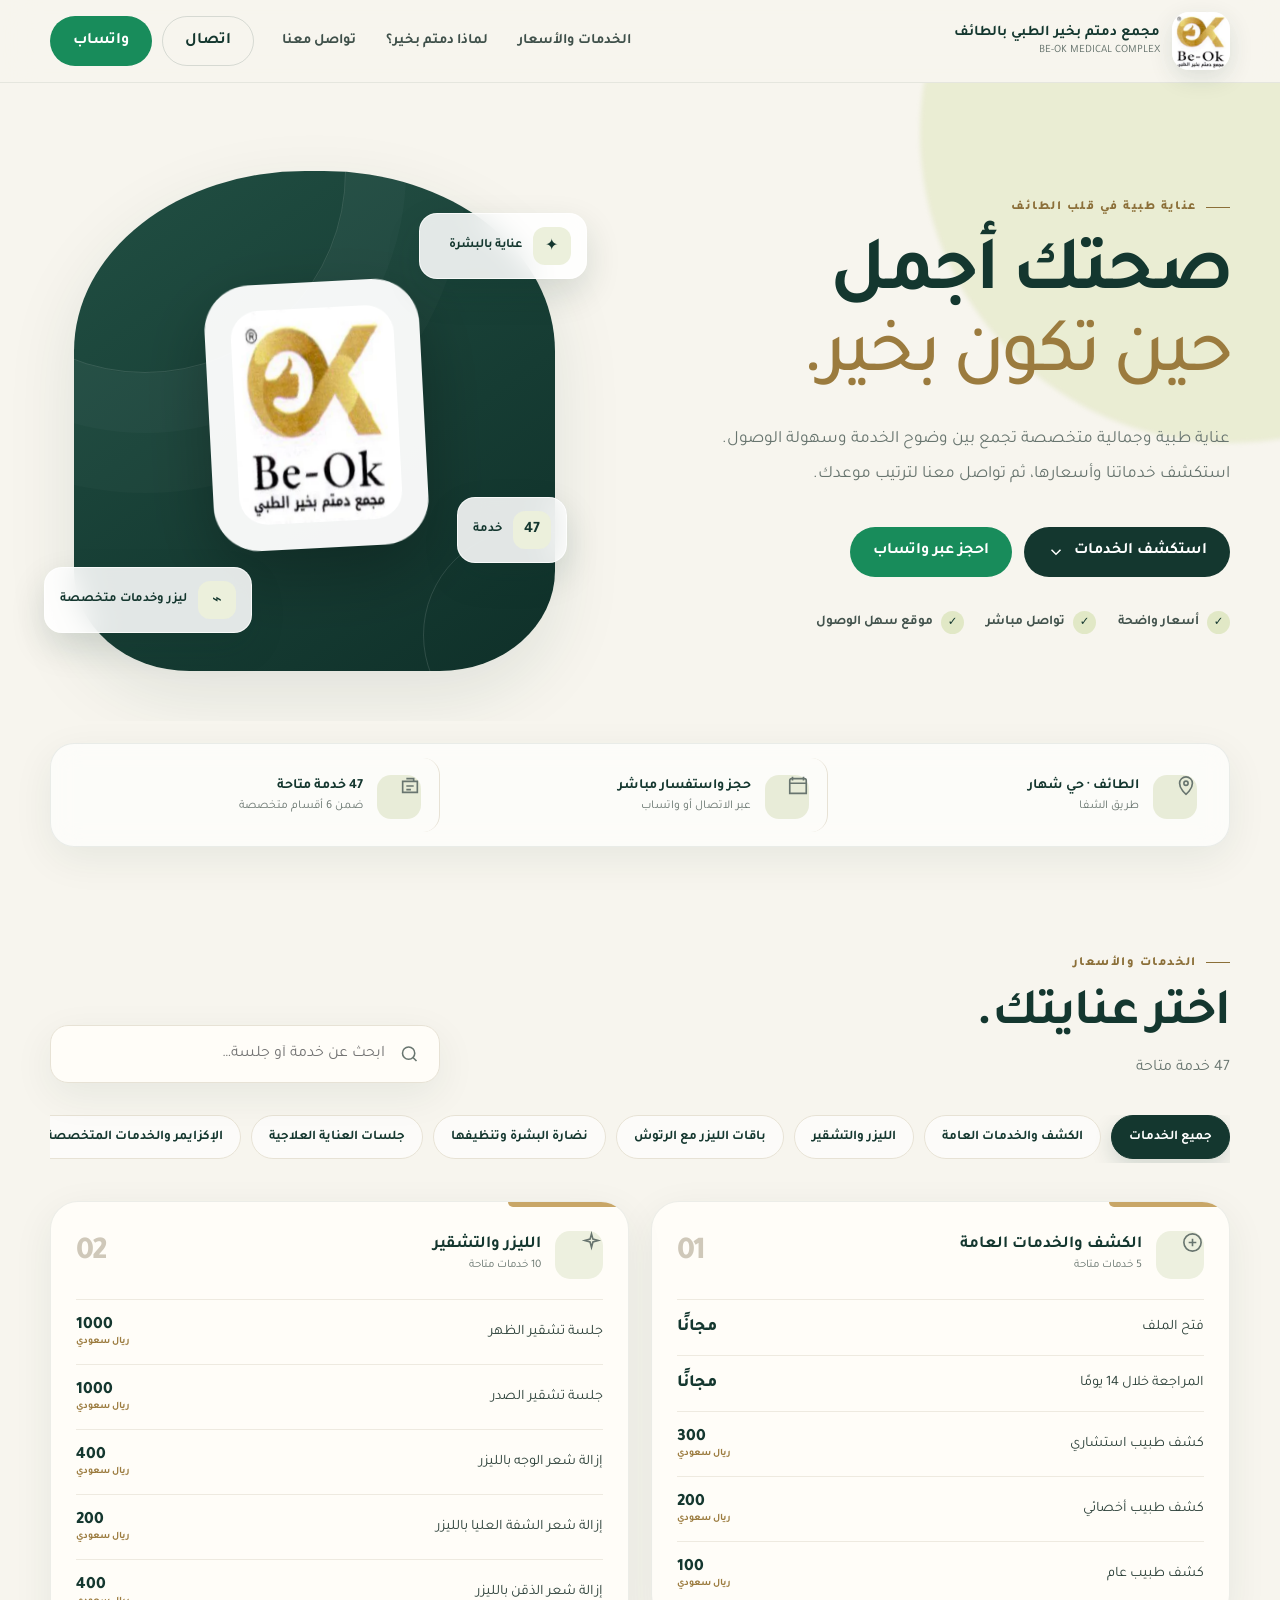
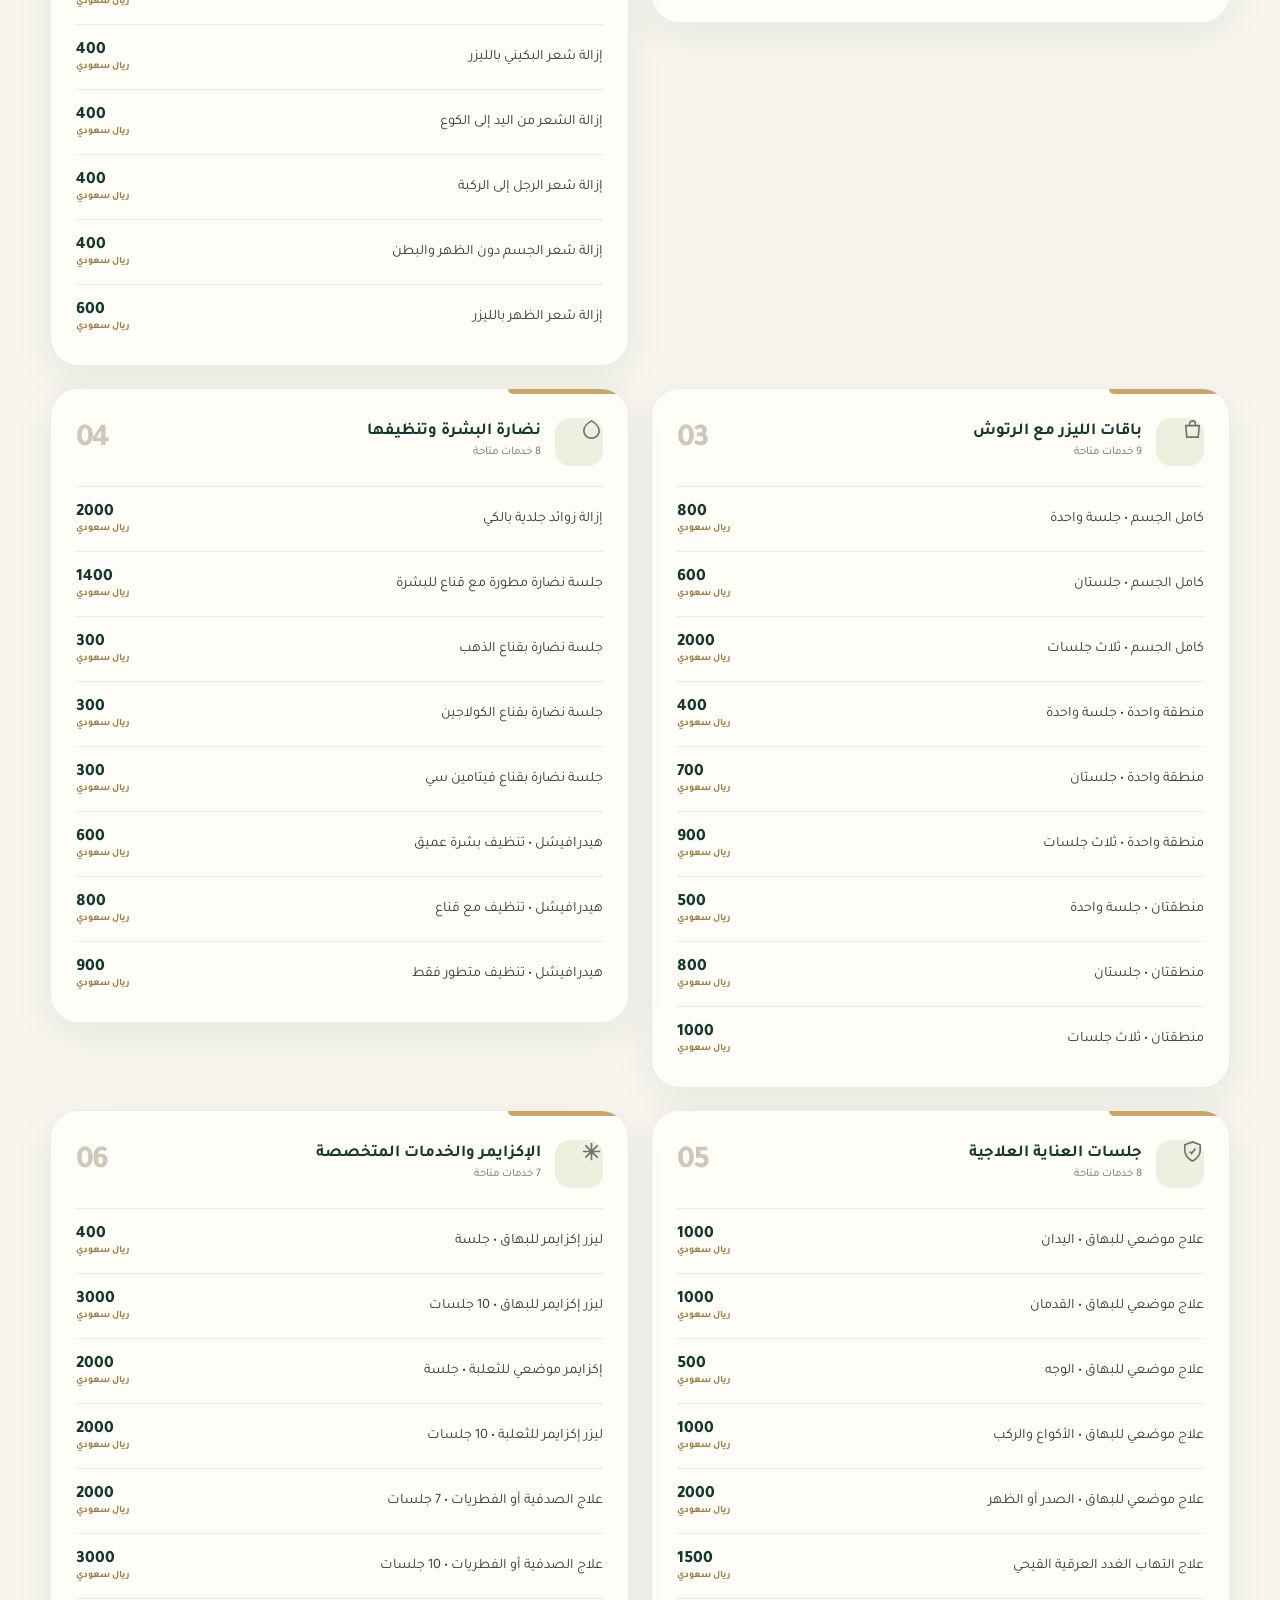
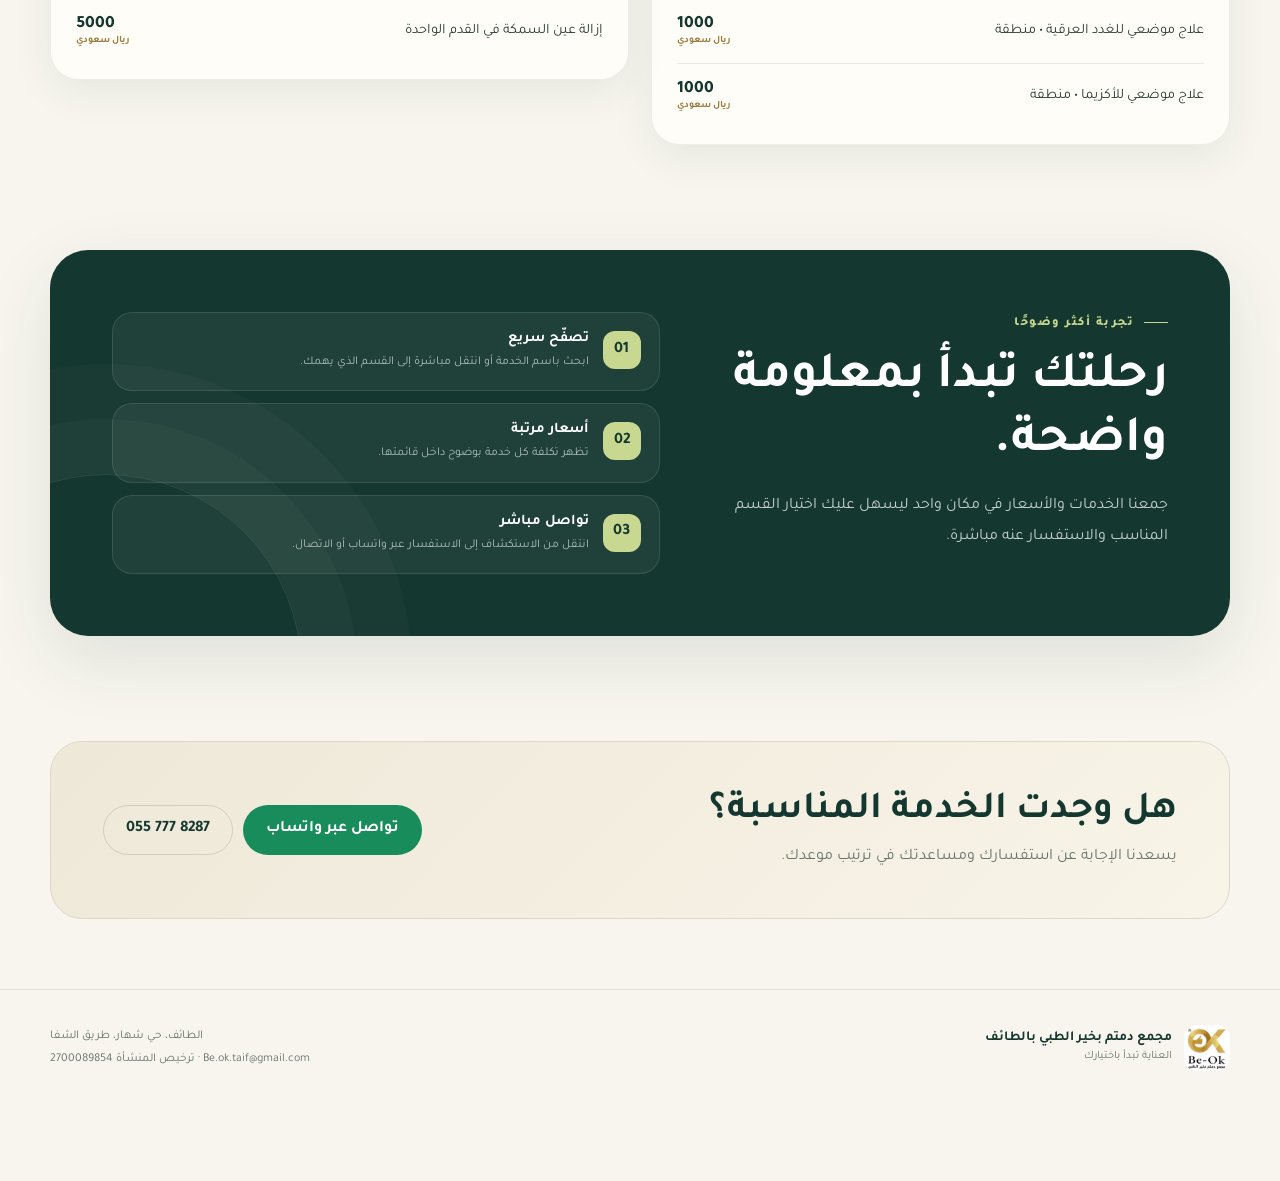
<file: index.html>
<!doctype html>
<html lang="ar" dir="rtl">
<head>
  <meta charset="utf-8">
  <meta name="viewport" content="width=device-width,initial-scale=1">
  <title>مجمع دمتم بخير الطبي بالطائف | Be-Ok</title>
  <meta name="description" content="تعرف على خدمات وأسعار مجمع دمتم بخير الطبي بالطائف: الكشف، الليزر، العناية بالبشرة والخدمات العلاجية المتخصصة.">
  <meta name="theme-color" content="#14372f">
  <link rel="icon" type="image/png" href="favicon.png">
  <link rel="apple-touch-icon" href="apple-touch-icon.png">
  <link rel="preconnect" href="https://fonts.googleapis.com">
  <link rel="preconnect" href="https://fonts.gstatic.com" crossorigin>
  <link rel="preload" as="image" href="logo.webp" type="image/webp">
  <link rel="stylesheet" href="styles.css">
  <meta property="og:type" content="website"><meta property="og:locale" content="ar_SA">
  <meta property="og:title" content="مجمع دمتم بخير الطبي بالطائف | Be-Ok">
  <meta property="og:description" content="خدمات طبية وعناية متخصصة في الطائف، مع قائمة أسعار واضحة وسهلة التصفح.">
  <meta property="og:image" content="og-image.jpg"><meta property="og:image:width" content="1200"><meta property="og:image:height" content="630">
  <meta name="twitter:card" content="summary_large_image">
  <script type="application/ld+json">{"@context":"https://schema.org","@type":"MedicalClinic","name":"مجمع دمتم بخير الطبي بالطائف","alternateName":"Be-Ok","image":"og-image.jpg","telephone":"+966557778287","email":"Be.ok.taif@gmail.com","address":{"@type":"PostalAddress","streetAddress":"حي شهار، طريق الشفا","addressLocality":"الطائف","addressCountry":"SA"}}</script>
</head>
<body>
  <header class="site-header">
    <div class="container nav-wrap">
      <a class="brand" href="#top" aria-label="العودة إلى بداية الصفحة"><img src="logo.webp" width="58" height="58" alt="شعار مجمع دمتم بخير الطبي بالطائف"><span class="brand-text"><strong>مجمع دمتم بخير الطبي بالطائف</strong><span>BE-OK MEDICAL COMPLEX</span></span></a>
      <nav class="main-nav" aria-label="التنقل الرئيسي"><a href="#services">الخدمات والأسعار</a><a href="#why-us">لماذا دمتم بخير؟</a><a href="#contact">تواصل معنا</a></nav>
      <div class="header-actions"><a class="btn btn-outline" href="tel:+966557778287">اتصال</a><a class="btn btn-whatsapp" href="https://wa.me/966557778287?text=%D8%A7%D9%84%D8%B3%D9%84%D8%A7%D9%85%20%D8%B9%D9%84%D9%8A%D9%83%D9%85%D8%8C%20%D8%A3%D8%B1%D8%BA%D8%A8%20%D8%A8%D8%A7%D9%84%D8%A7%D8%B3%D8%AA%D9%81%D8%B3%D8%A7%D8%B1%20%D8%B9%D9%86%20%D8%A7%D9%84%D8%AE%D8%AF%D9%85%D8%A7%D8%AA" rel="noopener">واتساب</a></div>
    </div>
  </header>

  <main id="top">
    <section class="hero">
      <div class="container hero-grid">
        <div class="hero-copy">
          <span class="eyebrow">عناية طبية في قلب الطائف</span>
          <h1>صحتك أجمل<br><span>حين تكون بخير.</span></h1>
          <p class="lead">عناية طبية وجمالية متخصصة تجمع بين وضوح الخدمة وسهولة الوصول. استكشف خدماتنا وأسعارها، ثم تواصل معنا لترتيب موعدك.</p>
          <div class="hero-actions"><a class="btn" href="#services">استكشف الخدمات <svg viewBox="0 0 24 24" fill="none" stroke="currentColor" stroke-width="2" aria-hidden="true"><path d="m6 9 6 6 6-6"/></svg></a><a class="btn btn-whatsapp" href="https://wa.me/966557778287?text=%D8%A7%D9%84%D8%B3%D9%84%D8%A7%D9%85%20%D8%B9%D9%84%D9%8A%D9%83%D9%85%D8%8C%20%D8%A3%D8%B1%D8%BA%D8%A8%20%D8%A8%D8%AD%D8%AC%D8%B2%20%D9%85%D9%88%D8%B9%D8%AF" rel="noopener">احجز عبر واتساب</a></div>
          <div class="trust-row" aria-label="مميزات التواصل"><span><i>✓</i> أسعار واضحة</span><span><i>✓</i> تواصل مباشر</span><span><i>✓</i> موقع سهل الوصول</span></div>
        </div>
        <div class="hero-art" aria-label="مجمع دمتم بخير الطبي بالطائف"><div class="art-blob"></div><div class="art-logo"><img src="logo.webp" width="215" height="214" alt="Be-Ok"></div><div class="floating-card fc-1"><b>✦</b><span>عناية بالبشرة</span></div><div class="floating-card fc-2"><b>⌁</b><span>ليزر وخدمات متخصصة</span></div><div class="floating-card fc-3"><b>47</b><span>خدمة</span></div></div>
      </div>
    </section>

    <section class="quick-strip" aria-label="معلومات سريعة">
      <div class="container quick-grid">
        <div class="quick-item"><span class="quick-icon"><svg viewBox="0 0 24 24" fill="none" stroke="currentColor" stroke-width="1.8"><path d="M12 21s7-5.2 7-12A7 7 0 0 0 5 9c0 6.8 7 12 7 12Z"/><circle cx="12" cy="9" r="2.3"/></svg></span><div><strong>الطائف · حي شهار</strong><span>طريق الشفا</span></div></div>
        <div class="quick-item"><span class="quick-icon"><svg viewBox="0 0 24 24" fill="none" stroke="currentColor" stroke-width="1.8"><path d="M6 2v4M18 2v4M3 9h18M5 4h14a2 2 0 0 1 2 2v14H3V6a2 2 0 0 1 2-2Z"/></svg></span><div><strong>حجز واستفسار مباشر</strong><span>عبر الاتصال أو واتساب</span></div></div>
        <div class="quick-item"><span class="quick-icon"><svg viewBox="0 0 24 24" fill="none" stroke="currentColor" stroke-width="1.8"><path d="M4 7h16v12H4zM8 4h8v3M8 12h8M8 16h5"/></svg></span><div><strong>47 خدمة متاحة</strong><span>ضمن 6 أقسام متخصصة</span></div></div>
      </div>
    </section>

    <section class="services" id="services">
      <div class="container">
        <div class="section-heading"><div><span class="eyebrow">الخدمات والأسعار</span><h2>اختر عنايتك.</h2><p id="count">47 خدمة متاحة</p></div><label class="search-box"><svg viewBox="0 0 24 24" fill="none" stroke="currentColor" stroke-width="1.8" aria-hidden="true"><circle cx="11" cy="11" r="7"/><path d="m20 20-4-4"/></svg><input id="search" type="search" placeholder="ابحث عن خدمة أو جلسة…" autocomplete="off" aria-label="البحث في الخدمات"></label></div>
        <div class="filters" id="filters" role="group" aria-label="تصفية الخدمات"></div>
        <noscript><p>يرجى تفعيل JavaScript لاستخدام البحث والتصفية.</p></noscript>
        <div class="services-grid" id="grid" aria-live="polite"></div>
      </div>
    </section>

    <section class="experience" id="why-us">
      <div class="container experience-box">
        <div class="experience-copy"><span class="eyebrow">تجربة أكثر وضوحًا</span><h2>رحلتك تبدأ بمعلومة واضحة.</h2><p>جمعنا الخدمات والأسعار في مكان واحد ليسهل عليك اختيار القسم المناسب والاستفسار عنه مباشرة.</p></div>
        <div class="feature-list"><div class="feature"><b>01</b><div><strong>تصفّح سريع</strong><span>ابحث باسم الخدمة أو انتقل مباشرة إلى القسم الذي يهمك.</span></div></div><div class="feature"><b>02</b><div><strong>أسعار مرتبة</strong><span>تظهر تكلفة كل خدمة بوضوح داخل قائمتها.</span></div></div><div class="feature"><b>03</b><div><strong>تواصل مباشر</strong><span>انتقل من الاستكشاف إلى الاستفسار عبر واتساب أو الاتصال.</span></div></div></div>
      </div>
    </section>

    <section class="contact-section" id="contact"><div class="container contact-card"><div><h2>هل وجدت الخدمة المناسبة؟</h2><p>يسعدنا الإجابة عن استفسارك ومساعدتك في ترتيب موعدك.</p></div><div class="contact-actions"><a class="btn btn-whatsapp" href="https://wa.me/966557778287?text=%D8%A7%D9%84%D8%B3%D9%84%D8%A7%D9%85%20%D8%B9%D9%84%D9%8A%D9%83%D9%85%D8%8C%20%D8%A3%D8%B1%D8%BA%D8%A8%20%D8%A8%D8%A7%D9%84%D8%A7%D8%B3%D8%AA%D9%81%D8%B3%D8%A7%D8%B1%20%D8%B9%D9%86%20%D8%A5%D8%AD%D8%AF%D9%89%20%D8%A7%D9%84%D8%AE%D8%AF%D9%85%D8%A7%D8%AA" rel="noopener">تواصل عبر واتساب</a><a class="btn btn-outline" href="tel:+966557778287"><bdi class="ltr-number">055 777 8287</bdi></a></div></div></section>
  </main>

  <footer><div class="container footer-grid"><div class="footer-brand"><img src="logo.webp" width="46" height="46" alt=""><div><strong>مجمع دمتم بخير الطبي بالطائف</strong><span>العناية تبدأ باختيارك</span></div></div><div class="footer-meta">الطائف، حي شهار، طريق الشفا<br><a href="mailto:Be.ok.taif@gmail.com">Be.ok.taif@gmail.com</a> · ترخيص المنشأة <bdi class="ltr-number">2700089854</bdi></div></div></footer>
  <div class="mobile-bar" aria-label="تواصل سريع"><a class="btn btn-whatsapp" href="https://wa.me/966557778287?text=%D8%A7%D9%84%D8%B3%D9%84%D8%A7%D9%85%20%D8%B9%D9%84%D9%8A%D9%83%D9%85%D8%8C%20%D8%A3%D8%B1%D8%BA%D8%A8%20%D8%A8%D8%A7%D9%84%D8%A7%D8%B3%D8%AA%D9%81%D8%B3%D8%A7%D8%B1" rel="noopener">واتساب</a><a class="btn" href="tel:+966557778287">اتصل بنا</a></div>
  <script src="app.js" defer></script>
</body>
</html>
</file>
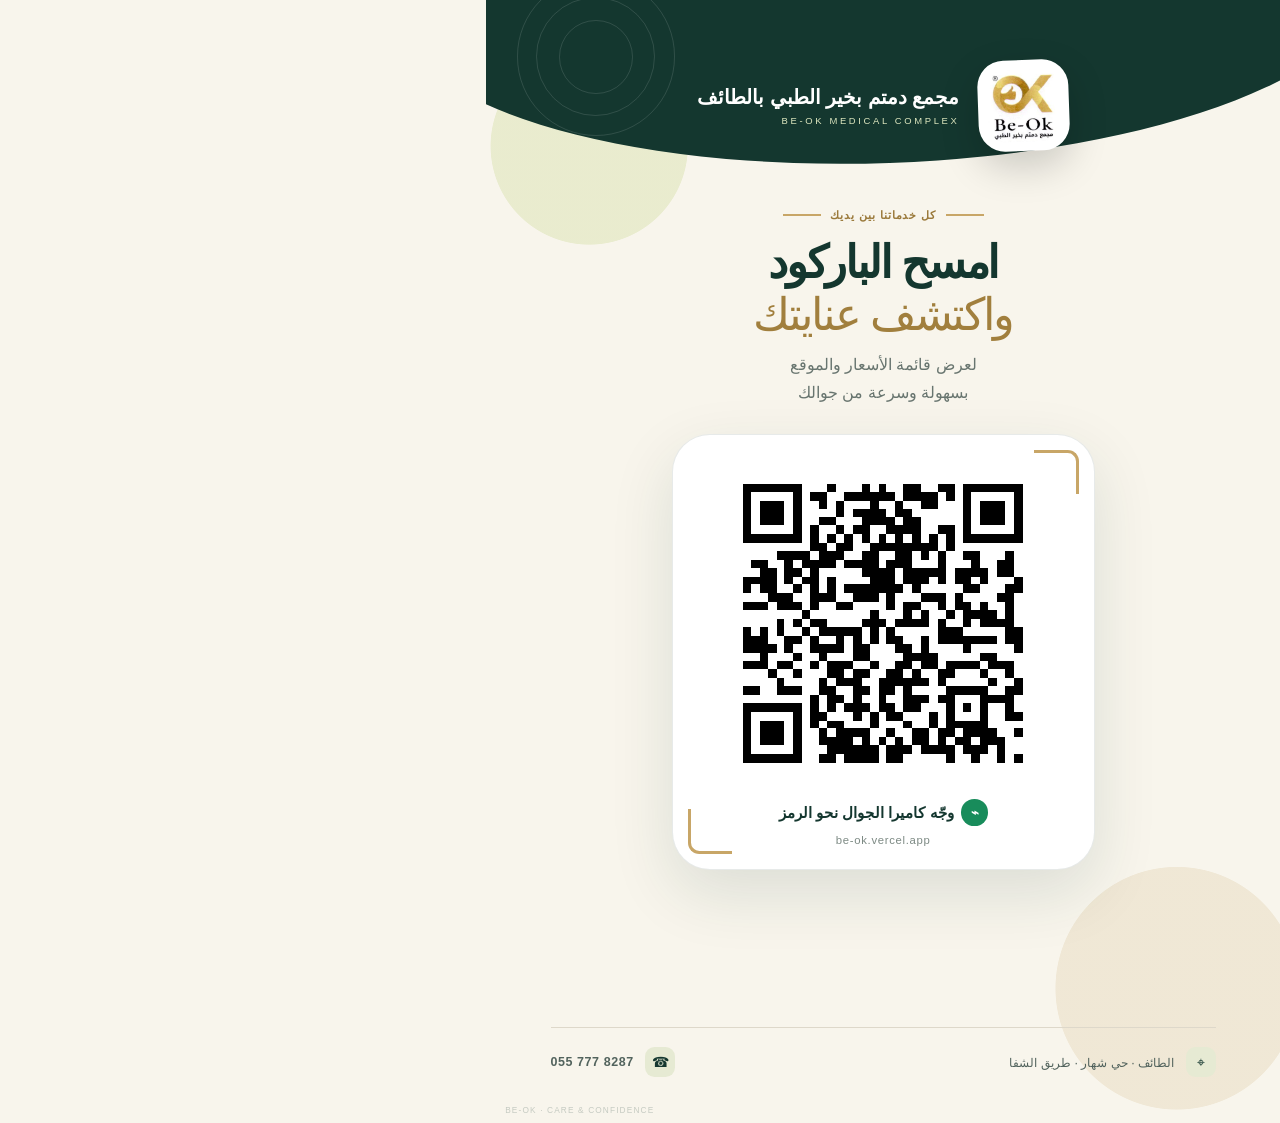
<file: poster/qr-poster.html>
<!doctype html>
<html lang="ar" dir="rtl">
<head>
  <meta charset="utf-8">
  <meta name="viewport" content="width=device-width,initial-scale=1">
  <title>لوحة قائمة الأسعار - مجمع دمتم بخير الطبي بالطائف</title>
  <style>
    @page { size: A4 portrait; margin: 0; }
    * { box-sizing: border-box; }
    html, body { width: 210mm; height: 297mm; margin: 0; }
    body {
      overflow: hidden;
      color: #14372f;
      background: #f8f5ec;
      font-family: Tahoma, "Segoe UI", Arial, sans-serif;
      -webkit-print-color-adjust: exact;
      print-color-adjust: exact;
    }
    .page {
      position: relative;
      width: 210mm;
      height: 297mm;
      padding: 16mm 17mm 13mm;
      overflow: hidden;
      background:
        radial-gradient(circle at 13% 13%, rgba(202,216,144,.32) 0 26mm, transparent 26.2mm),
        radial-gradient(circle at 87% 88%, rgba(200,166,103,.17) 0 32mm, transparent 32.2mm),
        #f8f5ec;
    }
    .top-shape {
      position: absolute;
      top: -48mm;
      left: -25mm;
      width: 260mm;
      height: 91mm;
      border-radius: 0 0 50% 50%;
      background: #14372f;
      transform: rotate(-2deg);
    }
    .ring, .ring::before, .ring::after {
      position: absolute;
      border: .35mm solid rgba(255,255,255,.12);
      border-radius: 50%;
      content: "";
    }
    .ring { top: -6mm; left: 8mm; width: 42mm; height: 42mm; }
    .ring::before { inset: 5mm; }
    .ring::after { inset: 11mm; }
    .brand {
      position: relative;
      z-index: 2;
      display: flex;
      align-items: center;
      justify-content: center;
      gap: 5mm;
      color: #fff;
    }
    .logo-wrap {
      width: 24mm;
      height: 24mm;
      padding: 2.4mm;
      border-radius: 7mm;
      background: #fff;
      box-shadow: 0 4mm 10mm rgba(0,0,0,.18);
      transform: rotate(-2deg);
    }
    .logo-wrap img { display: block; width: 100%; height: 100%; object-fit: cover; border-radius: 5mm; }
    .brand-copy { text-align: right; }
    .brand-copy strong { display: block; font-size: 5.3mm; line-height: 1.25; }
    .brand-copy span { display: block; margin-top: 1.4mm; color: #dfe8c0; font-size: 2.5mm; letter-spacing: .7mm; direction: ltr; }
    .content {
      position: relative;
      z-index: 2;
      display: flex;
      flex-direction: column;
      align-items: center;
      margin-top: 15mm;
      text-align: center;
    }
    .eyebrow {
      display: inline-flex;
      align-items: center;
      gap: 2.5mm;
      color: #9a793a;
      font-size: 3mm;
      font-weight: 700;
      letter-spacing: .25mm;
    }
    .eyebrow::before, .eyebrow::after { content: ""; width: 10mm; height: .35mm; background: #c8a667; }
    h1 {
      margin: 4mm 0 2.5mm;
      font-size: 12mm;
      line-height: 1.15;
      letter-spacing: -.6mm;
    }
    h1 span { color: #a17f3d; font-weight: 500; }
    .subtitle { margin: 0; color: #68756f; font-size: 4.15mm; line-height: 1.8; }
    .qr-card {
      position: relative;
      width: 112mm;
      margin-top: 7mm;
      padding: 7mm 8mm 6mm;
      border: .4mm solid rgba(20,55,47,.10);
      border-radius: 10mm;
      background: #fff;
      box-shadow: 0 6mm 17mm rgba(20,55,47,.12);
    }
    .qr-card::before, .qr-card::after {
      content: "";
      position: absolute;
      width: 11mm;
      height: 11mm;
      border-color: #c8a667;
      border-style: solid;
    }
    .qr-card::before { top: 4mm; right: 4mm; border-width: .8mm .8mm 0 0; border-radius: 0 3mm 0 0; }
    .qr-card::after { bottom: 4mm; left: 4mm; border-width: 0 0 .8mm .8mm; border-radius: 0 0 0 3mm; }
    .qr-safe {
      width: 86mm;
      height: 86mm;
      margin: 0 auto;
      padding: 6mm;
      background: #fff;
    }
    .qr-safe img { width: 100%; height: 100%; display: block; image-rendering: pixelated; }
    .scan-note { display: flex; align-items: center; justify-content: center; gap: 2mm; margin-top: 3.5mm; font-size: 4.1mm; font-weight: 700; }
    .scan-icon { width: 7mm; height: 7mm; display: grid; place-items: center; border-radius: 50%; color: #fff; background: #188c5b; font-size: 3.5mm; }
    .url { margin-top: 2.2mm; color: #7d8a84; font-size: 3mm; letter-spacing: .18mm; direction: ltr; unicode-bidi: isolate; }
    .footer {
      position: absolute;
      right: 17mm;
      left: 17mm;
      bottom: 12mm;
      display: flex;
      align-items: center;
      justify-content: space-between;
      gap: 6mm;
      padding-top: 5mm;
      border-top: .35mm solid #ded8ca;
    }
    .footer-item { display: flex; align-items: center; gap: 3mm; color: #52635d; font-size: 3.3mm; }
    .footer-icon { width: 8mm; height: 8mm; display: grid; place-items: center; border-radius: 2.5mm; background: #e6ead3; color: #14372f; font-size: 3.8mm; }
    .phone { direction: ltr; unicode-bidi: isolate; font-weight: 700; letter-spacing: .15mm; }
    .small-mark { position: absolute; left: 5mm; bottom: 2mm; color: rgba(20,55,47,.22); font-size: 2.2mm; letter-spacing: .3mm; direction: ltr; }
  </style>
</head>
<body>
  <main class="page">
    <div class="top-shape"></div><div class="ring"></div>
    <header class="brand">
      <div class="logo-wrap"><img src="../logo.webp" alt="شعار Be-Ok"></div>
      <div class="brand-copy"><strong>مجمع دمتم بخير الطبي بالطائف</strong><span>BE-OK MEDICAL COMPLEX</span></div>
    </header>
    <section class="content">
      <div class="eyebrow">كل خدماتنا بين يديك</div>
      <h1>امسح الباركود<br><span>واكتشف عنايتك</span></h1>
      <p class="subtitle">لعرض قائمة الأسعار والموقع<br>بسهولة وسرعة من جوالك</p>
      <div class="qr-card">
        <div class="qr-safe"><img src="qr-price-list-hires.png" alt="باركود قائمة الأسعار والموقع"></div>
        <div class="scan-note"><span class="scan-icon">⌁</span><span>وجّه كاميرا الجوال نحو الرمز</span></div>
        <div class="url">be-ok.vercel.app</div>
      </div>
    </section>
    <footer class="footer">
      <div class="footer-item"><span class="footer-icon">⌖</span><span>الطائف · حي شهار · طريق الشفا</span></div>
      <div class="footer-item"><span class="footer-icon">☎</span><span class="phone">055 777 8287</span></div>
    </footer>
    <div class="small-mark">BE-OK · CARE & CONFIDENCE</div>
  </main>
</body>
</html>
</file>
<file: styles.css>
@import url('https://fonts.googleapis.com/css2?family=Tajawal:wght@400;500;600;700;800&display=swap');

:root{--ink:#14372f;--ink-2:#1c4a3e;--lime:#c8d890;--gold:#c8a667;--cream:#f7f5ee;--paper:#fffdf8;--line:#e7e2d5;--muted:#68756f;--white:#fff;--shadow:0 24px 70px rgba(20,55,47,.10);--shadow-soft:0 12px 40px rgba(20,55,47,.07);--radius:28px}
*{box-sizing:border-box}html{scroll-behavior:smooth;scroll-padding-top:100px}body{margin:0;color:var(--ink);background:var(--cream);font-family:"Tajawal",system-ui,sans-serif;-webkit-font-smoothing:antialiased}body::before{content:"";position:fixed;inset:0;z-index:-1;pointer-events:none;opacity:.35;background-image:radial-gradient(rgba(20,55,47,.18) .6px,transparent .6px);background-size:18px 18px;mask-image:linear-gradient(to bottom,#000,transparent 45%)}a{color:inherit;text-decoration:none}button,input{font:inherit}button{color:inherit}.container{width:min(1180px,calc(100% - 40px));margin-inline:auto}.eyebrow{display:inline-flex;align-items:center;gap:9px;color:#8b6f38;font-size:.78rem;font-weight:800;letter-spacing:.12em;text-transform:uppercase}.eyebrow::before{content:"";width:24px;height:1px;background:currentColor}
.site-header{position:sticky;top:0;z-index:50;border-bottom:1px solid rgba(20,55,47,.08);background:rgba(247,245,238,.84);backdrop-filter:blur(18px)}.nav-wrap{min-height:82px;display:flex;align-items:center;justify-content:space-between;gap:28px}.brand{display:flex;align-items:center;gap:12px;min-width:max-content}.brand img{width:58px;height:58px;object-fit:cover;border-radius:17px;box-shadow:0 8px 24px rgba(20,55,47,.12)}.brand-text strong,.brand-text span{display:block}.brand-text strong{font-size:.92rem}.brand-text span{margin-top:2px;color:var(--muted);font-size:.7rem}.main-nav{display:flex;align-items:center;gap:30px;margin-inline-start:auto}.main-nav a{position:relative;color:#3f504a;font-size:.9rem;font-weight:600}.main-nav a::after{content:"";position:absolute;right:0;bottom:-8px;width:0;height:2px;background:var(--gold);transition:width .2s ease}.main-nav a:hover::after{width:100%}.header-actions{display:flex;align-items:center;gap:10px}.btn{min-height:50px;display:inline-flex;align-items:center;justify-content:center;gap:9px;padding:12px 22px;border:1px solid transparent;border-radius:999px;background:var(--ink);color:#fff;font-weight:700;cursor:pointer;transition:transform .22s ease,box-shadow .22s ease,background .22s ease}.btn:hover{transform:translateY(-2px);box-shadow:0 12px 28px rgba(20,55,47,.18)}.btn-outline{border-color:rgba(20,55,47,.14);background:transparent;color:var(--ink)}.btn-light{background:var(--paper);color:var(--ink)}.btn-whatsapp{background:#188c5b}.btn svg{width:18px;height:18px}
.hero{position:relative;overflow:hidden;padding:72px 0 46px}.hero::before{content:"";position:absolute;width:620px;height:620px;top:-260px;inset-inline-start:-260px;border-radius:50%;background:rgba(200,216,144,.28);filter:blur(2px)}.hero-grid{position:relative;display:grid;grid-template-columns:1.04fr .96fr;align-items:center;gap:70px}.hero h1{margin:20px 0 22px;font-size:clamp(3.1rem,6vw,6rem);line-height:1.08;letter-spacing:-.04em}.hero h1 span{display:block;color:#9b7b3e;font-weight:500}.lead{max-width:610px;margin:0;color:var(--muted);font-size:1.08rem;line-height:2}.hero-actions{display:flex;flex-wrap:wrap;gap:12px;margin-top:34px}.trust-row{display:flex;flex-wrap:wrap;gap:22px;margin-top:34px;color:#43534d;font-size:.84rem;font-weight:600}.trust-row span{display:inline-flex;align-items:center;gap:8px}.trust-row i{width:23px;height:23px;display:grid;place-items:center;border-radius:50%;background:#e1e8c6;color:var(--ink);font-style:normal;font-size:.72rem}
.hero-art{position:relative;min-height:520px;display:grid;place-items:center}.art-blob{position:absolute;inset:16px 28px 4px 24px;border-radius:48% 48% 24% 24%/36% 36% 20% 20%;background:linear-gradient(145deg,#214f43,#0f3029);box-shadow:var(--shadow);overflow:hidden}.art-blob::before,.art-blob::after{content:"";position:absolute;border:1px solid rgba(255,255,255,.12);border-radius:50%}.art-blob::before{width:400px;height:400px;left:-130px;top:-200px;box-shadow:0 0 0 60px rgba(255,255,255,.025),0 0 0 120px rgba(255,255,255,.018)}.art-blob::after{width:210px;height:210px;right:-80px;bottom:-70px}.art-logo{position:relative;z-index:2;width:215px;padding:26px;border-radius:46px;background:rgba(255,255,255,.95);box-shadow:0 26px 70px rgba(0,0,0,.28);transform:rotate(-3deg)}.art-logo img{display:block;width:100%;border-radius:28px}.floating-card{position:absolute;z-index:3;display:flex;align-items:center;gap:11px;min-width:168px;padding:13px 15px;border:1px solid rgba(255,255,255,.75);border-radius:18px;background:rgba(255,255,255,.88);box-shadow:0 14px 35px rgba(14,48,40,.14);backdrop-filter:blur(14px);font-size:.8rem;font-weight:700;animation:float 5s ease-in-out infinite}.floating-card b{width:38px;height:38px;display:grid;place-items:center;border-radius:12px;background:#ecf0dc;font-size:1rem}.fc-1{top:58px;right:-4px}.fc-2{bottom:42px;left:-6px;animation-delay:-2.3s}.fc-3{right:16px;bottom:112px;min-width:auto;animation-delay:-1s}@keyframes float{50%{transform:translateY(-9px)}}
.quick-strip{position:relative;z-index:4;margin-top:22px}.quick-grid{display:grid;grid-template-columns:repeat(3,1fr);gap:12px;padding:14px;border:1px solid rgba(20,55,47,.08);border-radius:24px;background:rgba(255,255,255,.64);box-shadow:var(--shadow-soft);backdrop-filter:blur(14px)}.quick-item{display:flex;align-items:center;gap:14px;min-height:74px;padding:12px 18px;border-radius:17px}.quick-item+.quick-item{border-inline-start:1px solid var(--line)}.quick-icon{width:44px;height:44px;flex:0 0 auto;display:grid;place-items:center;border-radius:14px;color:var(--ink);background:#e8ecd8}.quick-icon svg{width:22px}.quick-item strong,.quick-item span{display:block}.quick-item strong{font-size:.88rem}.quick-item span{margin-top:4px;color:var(--muted);font-size:.75rem}
.services{padding:105px 0}.section-heading{display:flex;align-items:end;justify-content:space-between;gap:30px}.section-heading h2{margin:14px 0 8px;font-size:clamp(2.1rem,4vw,3.5rem);line-height:1.2;letter-spacing:-.025em}.section-heading p{margin:0;color:var(--muted);line-height:1.8}.search-box{position:relative;width:min(390px,100%);flex:0 0 auto}.search-box svg{position:absolute;right:20px;top:50%;width:21px;transform:translateY(-50%);color:var(--muted)}.search-box input{width:100%;height:58px;padding:0 54px 0 22px;border:1px solid var(--line);border-radius:18px;outline:none;background:var(--paper);color:var(--ink);box-shadow:var(--shadow-soft)}.search-box input:focus{border-color:var(--gold);box-shadow:0 0 0 4px rgba(200,166,103,.13)}.filters{display:flex;gap:10px;margin:32px 0 38px;overflow-x:auto;scrollbar-width:none;padding-bottom:4px}.filters::-webkit-scrollbar{display:none}.chip{flex:0 0 auto;min-height:44px;padding:10px 17px;border:1px solid var(--line);border-radius:999px;background:rgba(255,255,255,.62);font-size:.83rem;font-weight:600;cursor:pointer;transition:.2s ease}.chip:hover{background:#ede9db}.chip.active{border-color:var(--ink);background:var(--ink);color:#fff;box-shadow:0 8px 22px rgba(20,55,47,.16)}.services-grid{display:grid;grid-template-columns:repeat(2,minmax(0,1fr));gap:22px;align-items:start}.service-card{position:relative;overflow:hidden;border:1px solid rgba(20,55,47,.08);border-radius:var(--radius);background:var(--paper);box-shadow:var(--shadow-soft);animation:reveal .35s ease both;transition:transform .25s ease,box-shadow .25s ease}.service-card:hover{transform:translateY(-5px);box-shadow:var(--shadow)}.service-card::before{content:"";position:absolute;top:0;right:0;width:120px;height:5px;border-radius:0 0 0 10px;background:var(--gold)}.card-head{display:flex;align-items:center;gap:14px;padding:25px 25px 20px}.category-icon{width:48px;height:48px;flex:0 0 auto;display:grid;place-items:center;border-radius:15px;background:#edf0df;color:var(--ink)}.category-icon svg{width:23px;height:23px}.card-head h3{margin:0;font-size:1.05rem}.card-head span{display:block;margin-top:4px;color:var(--muted);font-size:.72rem}.card-index{margin-inline-start:auto;color:#cfc8b9;font-size:2rem;font-weight:800;letter-spacing:-.05em}.service-list{padding:0 25px 16px}.service-row{display:grid;grid-template-columns:minmax(0,1fr) auto;align-items:center;gap:20px;padding:16px 0;border-top:1px solid #eeeae0}.service-name{color:#2c4039;font-size:.9rem;line-height:1.6}.price{min-width:74px;text-align:left;color:var(--ink);font-size:1.08rem;font-weight:800;white-space:nowrap}.price small{display:block;color:#9b7b3e;font-size:.62rem;font-weight:700}.empty{grid-column:1/-1;padding:80px 20px;border:1px dashed #d7d1c3;border-radius:var(--radius);text-align:center;color:var(--muted);background:rgba(255,255,255,.45)}@keyframes reveal{from{opacity:0;transform:translateY(12px)}}
.experience{padding:0 0 105px}.experience-box{position:relative;overflow:hidden;display:grid;grid-template-columns:.9fr 1.1fr;gap:60px;padding:62px;border-radius:38px;background:var(--ink);color:#fff;box-shadow:var(--shadow)}.experience-box::after{content:"";position:absolute;width:390px;height:390px;left:-140px;bottom:-230px;border:1px solid rgba(255,255,255,.1);border-radius:50%;box-shadow:0 0 0 55px rgba(255,255,255,.025),0 0 0 110px rgba(255,255,255,.018)}.experience-copy{position:relative;z-index:2}.experience .eyebrow{color:var(--lime)}.experience h2{margin:16px 0;font-size:clamp(2rem,4vw,3.4rem);line-height:1.25}.experience p{margin:0;color:#c5d0cc;line-height:1.9}.feature-list{position:relative;z-index:2;display:grid;gap:12px}.feature{display:flex;gap:14px;padding:18px;border:1px solid rgba(255,255,255,.1);border-radius:20px;background:rgba(255,255,255,.055)}.feature b{width:38px;height:38px;flex:0 0 auto;display:grid;place-items:center;border-radius:12px;background:var(--lime);color:var(--ink)}.feature strong,.feature span{display:block}.feature strong{font-size:.92rem}.feature span{margin-top:5px;color:#aebdb7;font-size:.75rem;line-height:1.6}
.contact-section{padding-bottom:70px}.contact-card{display:grid;grid-template-columns:1fr auto;align-items:center;gap:30px;padding:46px 52px;border:1px solid #ded7c8;border-radius:32px;background:linear-gradient(135deg,#eee8d8,#f8f4e8)}.contact-card h2{margin:0 0 8px;font-size:clamp(1.7rem,3vw,2.6rem)}.contact-card p{margin:0;color:var(--muted);line-height:1.8}.contact-actions{display:flex;gap:10px}.ltr-number{direction:ltr;unicode-bidi:isolate;display:inline-block}footer{padding:35px 0 110px;border-top:1px solid var(--line);color:var(--muted)}.footer-grid{display:flex;justify-content:space-between;align-items:center;gap:25px}.footer-brand{display:flex;align-items:center;gap:12px}.footer-brand img{width:46px;border-radius:13px}.footer-brand strong{display:block;color:var(--ink);font-size:.86rem}.footer-brand span{font-size:.7rem}.footer-meta{text-align:left;font-size:.75rem;line-height:1.9}.mobile-bar{display:none}
@media(max-width:980px){.main-nav{display:none}.hero-grid{grid-template-columns:1fr 1fr;gap:34px}.hero-art{min-height:450px}.art-logo{width:180px}.experience-box{gap:35px;padding:45px}}
@media(max-width:740px){.container{width:min(100% - 28px,620px)}.site-header .btn-outline,.site-header .btn-whatsapp{display:none}.nav-wrap{min-height:70px}.brand img{width:48px;height:48px;border-radius:14px}.brand-text strong{font-size:.8rem}.hero{padding:42px 0 25px}.hero-grid{grid-template-columns:1fr;gap:24px}.hero h1{margin-top:16px;font-size:clamp(2.8rem,14vw,4.5rem)}.lead{font-size:.96rem;line-height:1.85}.hero-actions{margin-top:27px}.hero-actions .btn{flex:1 1 100%}.trust-row{gap:12px 18px;margin-top:25px}.hero-art{min-height:390px;margin-top:12px}.art-blob{inset:8px 6px 0}.art-logo{width:165px;padding:19px;border-radius:35px}.floating-card{min-width:145px;padding:10px 12px;font-size:.72rem}.fc-1{top:38px;right:-3px}.fc-2{left:-2px;bottom:26px}.fc-3{display:none}.quick-grid{grid-template-columns:1fr;padding:8px}.quick-item+.quick-item{border-inline-start:0;border-top:1px solid var(--line)}.services{padding:75px 0}.section-heading{align-items:stretch;flex-direction:column;gap:24px}.search-box{width:100%}.filters{margin:24px -14px 30px;padding-inline:14px}.services-grid{grid-template-columns:1fr}.service-card{border-radius:23px}.card-head{padding:21px 19px 16px}.service-list{padding-inline:19px}.service-row{gap:12px;padding:15px 0}.experience{padding-bottom:75px}.experience-box{grid-template-columns:1fr;padding:34px 23px;border-radius:28px}.contact-card{grid-template-columns:1fr;padding:32px 24px}.contact-actions{flex-direction:column}.footer-grid{align-items:flex-start;flex-direction:column}.footer-meta{text-align:right}.mobile-bar{position:fixed;right:12px;left:12px;bottom:12px;z-index:60;display:grid;grid-template-columns:1fr 1fr;gap:8px;padding:8px;border:1px solid rgba(255,255,255,.7);border-radius:20px;background:rgba(255,255,255,.9);box-shadow:0 15px 50px rgba(20,55,47,.22);backdrop-filter:blur(18px)}.mobile-bar .btn{min-height:47px;padding:9px 13px;font-size:.82rem}}
@media(prefers-reduced-motion:reduce){html{scroll-behavior:auto}*,*::before,*::after{animation:none!important;transition:none!important}}@media print{.site-header,.hero,.quick-strip,.filters,.search-box,.experience,.contact-section,.mobile-bar{display:none!important}body{background:#fff}.services{padding:0}.services-grid{display:block}.service-card{break-inside:avoid;margin-bottom:16px;box-shadow:none}}
</file>
